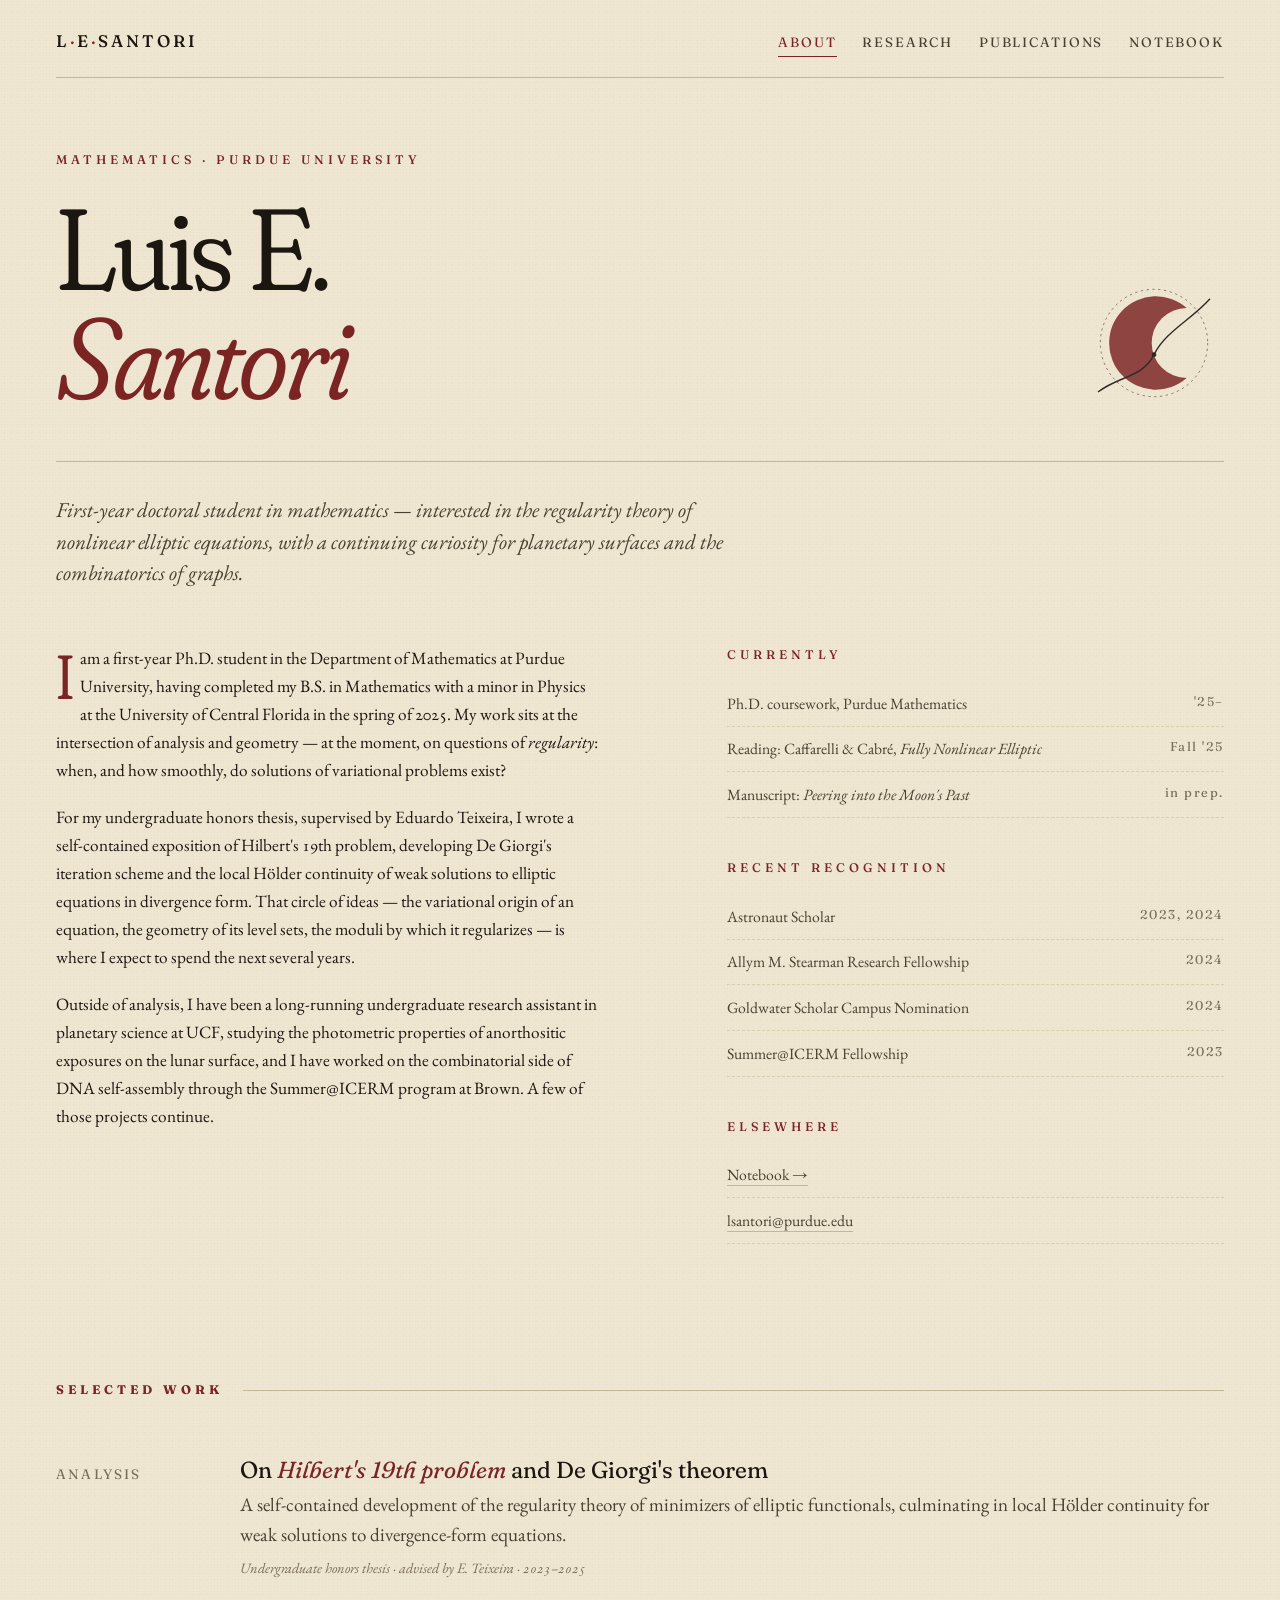
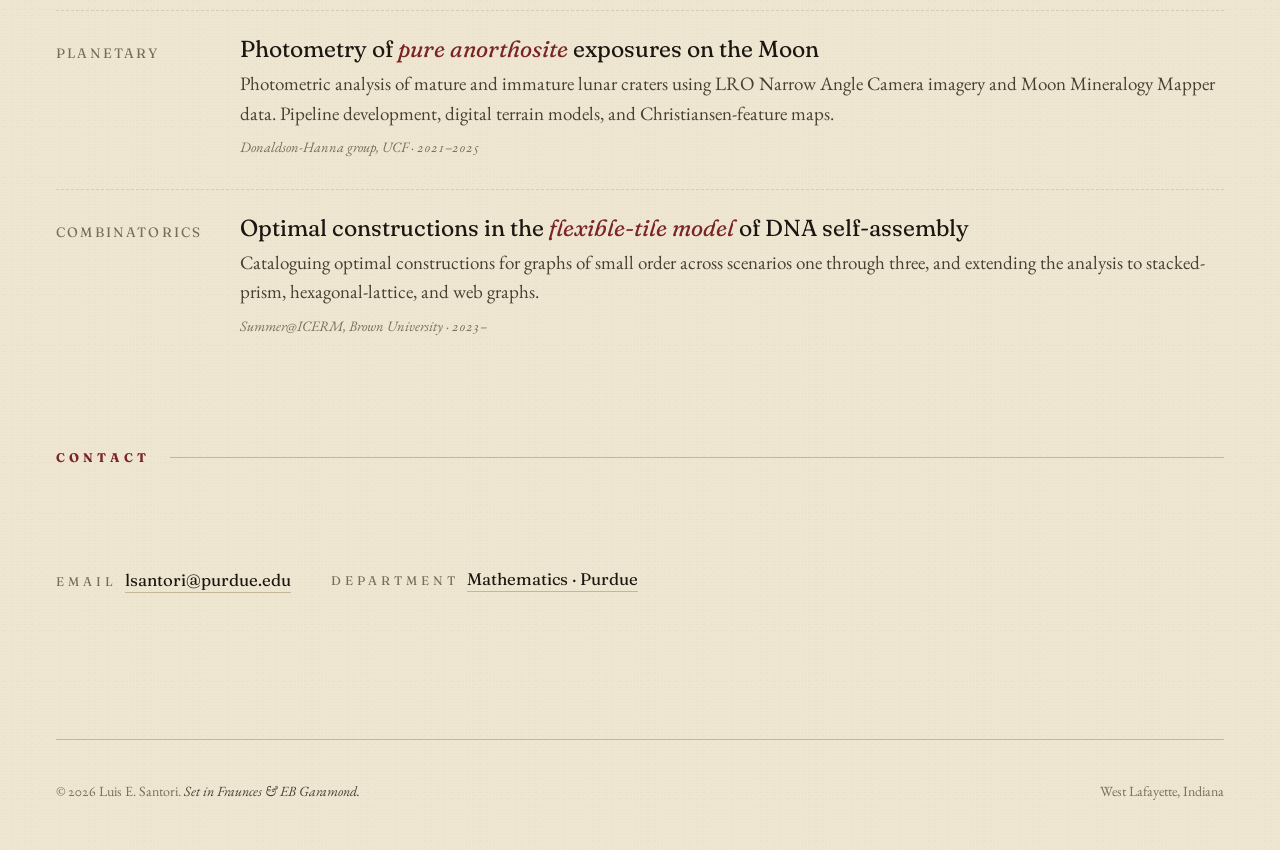
<file: index.html>
<!doctype html>
<html lang="en">
<head>
<meta charset="utf-8" />
<meta name="viewport" content="width=device-width, initial-scale=1" />
<title>Luis E. Santori — Mathematics, Purdue University</title>
<meta name="description" content="Luis E. Santori — first-year doctoral student in mathematics at Purdue University. Regularity theory of PDE, planetary science, and combinatorial graph theory." />
<link rel="preconnect" href="https://fonts.googleapis.com">
<link rel="preconnect" href="https://fonts.gstatic.com" crossorigin>
<link href="https://fonts.googleapis.com/css2?family=Fraunces:ital,opsz,wght,SOFT@0,9..144,300..700,0..100;1,9..144,300..700,0..100&family=EB+Garamond:ital,wght@0,400;0,500;0,600;1,400;1,500&display=swap" rel="stylesheet">
<link rel="stylesheet" href="styles.css" />
</head>
<body>

<div class="frame">

  <header class="topbar">
    <a href="index.html" class="brand">L<span class="dot">·</span>E<span class="dot">·</span>Santori</a>
    <nav class="primary">
      <a href="index.html" aria-current="page">About</a>
      <a href="research.html">Research</a>
      <a href="publications.html">Publications</a>
      <a href="blog.html">Notebook</a>
    </nav>
  </header>

  <section class="masthead rise">
    <div>
      <p class="eyebrow">Mathematics · Purdue University</p>
      <h1>Luis E.<br/><em>Santori</em></h1>
    </div>
    <svg class="glyph" viewBox="0 0 120 120" fill="none" aria-hidden="true">
      <!-- crescent + curve composition: PDE meets planetary science -->
      <circle cx="60" cy="60" r="46" stroke="#1c1611" stroke-width="0.8" stroke-dasharray="2 3" opacity="0.6"/>
      <path d="M 88 30 A 40 40 0 1 0 88 90 A 30 30 0 1 1 88 30 Z" fill="#7a2424" opacity="0.92"/>
      <path d="M 12 102 C 30 88, 50 90, 60 70 S 92 40, 108 22" stroke="#1c1611" stroke-width="1.2" fill="none"/>
      <circle cx="60" cy="70" r="2" fill="#1c1611"/>
    </svg>
  </section>

  <p class="masthead-lede rise d1" style="margin:2rem 0 0; font-size:1.32rem; max-width:42rem; color:var(--ink-2); font-style:italic; line-height:1.5;">
    First-year doctoral student in mathematics — interested in the regularity theory of nonlinear elliptic equations, with a continuing curiosity for planetary surfaces and the combinatorics of graphs.
  </p>

  <section class="home-grid rise d2">

    <div class="about">
      <p>I am a first-year Ph.D. student in the Department of Mathematics at Purdue University, having completed my B.S. in Mathematics with a minor in Physics at the University of Central Florida in the spring of 2025. My work sits at the intersection of analysis and geometry — at the moment, on questions of <em>regularity</em>: when, and how smoothly, do solutions of variational problems exist?</p>

      <p>For my undergraduate honors thesis, supervised by Eduardo Teixeira, I wrote a self-contained exposition of Hilbert's 19th problem, developing De Giorgi's iteration scheme and the local Hölder continuity of weak solutions to elliptic equations in divergence form. That circle of ideas — the variational origin of an equation, the geometry of its level sets, the moduli by which it regularizes — is where I expect to spend the next several years.</p>

      <p>Outside of analysis, I have been a long-running undergraduate research assistant in planetary science at UCF, studying the photometric properties of anorthositic exposures on the lunar surface, and I have worked on the combinatorial side of DNA self-assembly through the Summer@ICERM program at Brown. A few of those projects continue.</p>
    </div>

    <aside class="side">
      <h4>Currently</h4>
      <ul>
        <li><span>Ph.D. coursework, Purdue Mathematics</span><span class="year">'25–</span></li>
        <li><span>Reading: Caffarelli &amp; Cabré, <em>Fully Nonlinear Elliptic</em></span><span class="year">Fall '25</span></li>
        <li><span>Manuscript: <em>Peering into the Moon's Past</em></span><span class="year">in prep.</span></li>
      </ul>

      <h4>Recent Recognition</h4>
      <ul>
        <li><span>Astronaut Scholar</span><span class="year">2023, 2024</span></li>
        <li><span>Allym M. Stearman Research Fellowship</span><span class="year">2024</span></li>
        <li><span>Goldwater Scholar Campus Nomination</span><span class="year">2024</span></li>
        <li><span>Summer@ICERM Fellowship</span><span class="year">2023</span></li>
      </ul>

      <h4>Elsewhere</h4>
      <ul>
        <li><span><a href="blog.html" style="text-decoration:none; color:inherit; border-bottom:1px solid var(--rule);">Notebook →</a></span><span class="year"></span></li>
        <li><span><a href="mailto:lsantori@purdue.edu" style="text-decoration:none; color:inherit; border-bottom:1px solid var(--rule);">lsantori@purdue.edu</a></span><span class="year"></span></li>
      </ul>
    </aside>

  </section>

  <section class="section rise d3">
    <h2 class="section-title">Selected Work</h2>

    <div class="cols">
      <div class="left">Analysis</div>
      <div>
        <h3>On <em>Hilbert's 19th problem</em> and De Giorgi's theorem</h3>
        <p>A self-contained development of the regularity theory of minimizers of elliptic functionals, culminating in local Hölder continuity for weak solutions to divergence-form equations.</p>
        <p class="meta">Undergraduate honors thesis · advised by E. Teixeira · 2023–2025</p>
      </div>
    </div>

    <div class="cols">
      <div class="left">Planetary</div>
      <div>
        <h3>Photometry of <em>pure anorthosite</em> exposures on the Moon</h3>
        <p>Photometric analysis of mature and immature lunar craters using LRO Narrow Angle Camera imagery and Moon Mineralogy Mapper data. Pipeline development, digital terrain models, and Christiansen-feature maps.</p>
        <p class="meta">Donaldson-Hanna group, UCF · 2021–2025</p>
      </div>
    </div>

    <div class="cols">
      <div class="left">Combinatorics</div>
      <div>
        <h3>Optimal constructions in the <em>flexible-tile model</em> of DNA self-assembly</h3>
        <p>Cataloguing optimal constructions for graphs of small order across scenarios one through three, and extending the analysis to stacked-prism, hexagonal-lattice, and web graphs.</p>
        <p class="meta">Summer@ICERM, Brown University · 2023–</p>
      </div>
    </div>

  </section>

  <section class="section rise d4">
    <h2 class="section-title">Contact</h2>
    <div class="contact">
      <div><span class="ctc-label">Email</span><a href="mailto:lsantori@purdue.edu">lsantori@purdue.edu</a></div>
      <div><span class="ctc-label">Department</span><a>Mathematics · Purdue</a></div>
    </div>
  </section>

  <footer class="bottom">
    <div>© 2026 Luis E. Santori. <em>Set in Fraunces &amp; EB Garamond.</em></div>
    <div>West Lafayette, Indiana</div>
  </footer>

</div>

</body>
</html>
</file>
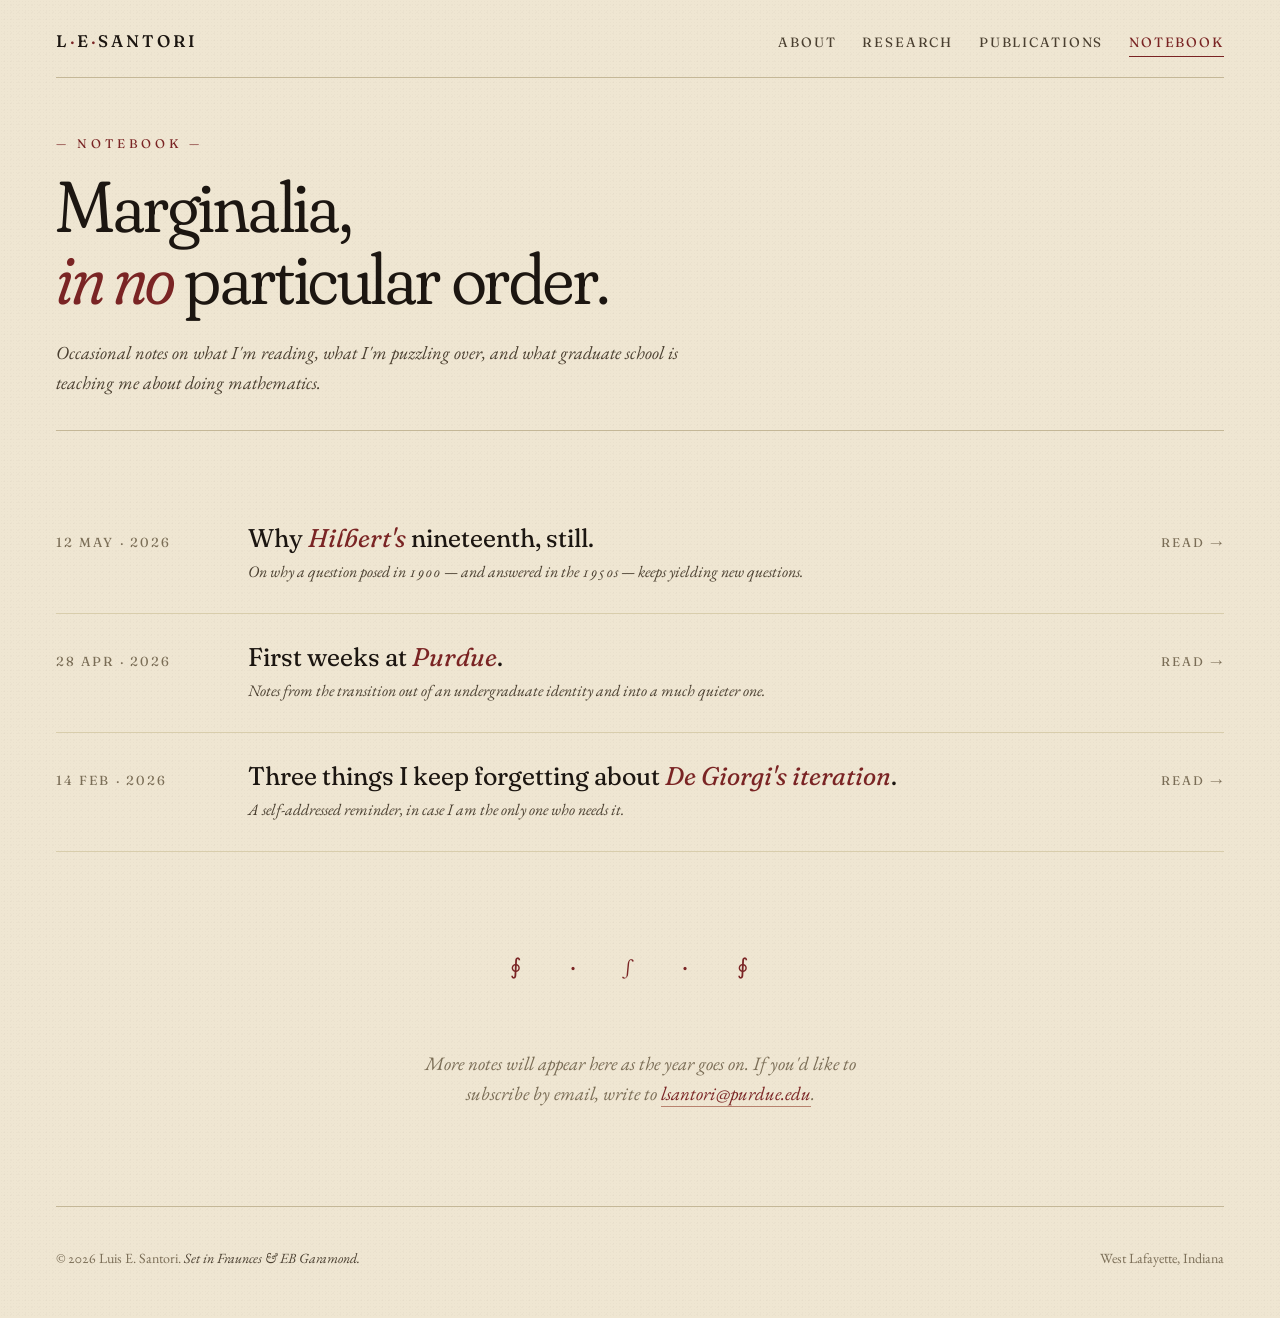
<file: blog.html>
<!doctype html>
<html lang="en">
<head>
<meta charset="utf-8" />
<meta name="viewport" content="width=device-width, initial-scale=1" />
<title>Notebook — Luis E. Santori</title>
<meta name="description" content="Writings, marginalia, and notes from Luis E. Santori — graduate student in mathematics at Purdue University." />
<link rel="preconnect" href="https://fonts.googleapis.com">
<link rel="preconnect" href="https://fonts.gstatic.com" crossorigin>
<link href="https://fonts.googleapis.com/css2?family=Fraunces:ital,opsz,wght,SOFT@0,9..144,300..700,0..100;1,9..144,300..700,0..100&family=EB+Garamond:ital,wght@0,400;0,500;0,600;1,400;1,500&display=swap" rel="stylesheet">
<link rel="stylesheet" href="styles.css" />
</head>
<body>

<div class="frame">

  <header class="topbar">
    <a href="index.html" class="brand">L<span class="dot">·</span>E<span class="dot">·</span>Santori</a>
    <nav class="primary">
      <a href="index.html">About</a>
      <a href="research.html">Research</a>
      <a href="publications.html">Publications</a>
      <a href="blog.html" aria-current="page">Notebook</a>
    </nav>
  </header>

  <section class="page-head rise">
    <p class="kicker">— Notebook —</p>
    <h1>Marginalia,<br/><em>in no</em> particular order.</h1>
    <p class="blurb">Occasional notes on what I'm reading, what I'm puzzling over, and what graduate school is teaching me about doing mathematics.</p>
  </section>

  <section class="post-list rise d1">

    <a href="posts/why-hilbert-19.html" class="post-row">
      <div class="post-date">12 May · 2026</div>
      <div>
        <div class="post-title">Why <em>Hilbert's</em> nineteenth, still.</div>
        <div class="post-desc">On why a question posed in 1900 — and answered in the 1950s — keeps yielding new questions.</div>
      </div>
      <div class="read">Read →</div>
    </a>

    <a href="posts/first-weeks-at-purdue.html" class="post-row">
      <div class="post-date">28 Apr · 2026</div>
      <div>
        <div class="post-title">First weeks at <em>Purdue</em>.</div>
        <div class="post-desc">Notes from the transition out of an undergraduate identity and into a much quieter one.</div>
      </div>
      <div class="read">Read →</div>
    </a>

    <a href="posts/notes-on-de-giorgi.html" class="post-row">
      <div class="post-date">14 Feb · 2026</div>
      <div>
        <div class="post-title">Three things I keep forgetting about <em>De Giorgi's iteration</em>.</div>
        <div class="post-desc">A self-addressed reminder, in case I am the only one who needs it.</div>
      </div>
      <div class="read">Read →</div>
    </a>

  </section>

  <div class="ornament">∮ · ∫ · ∮</div>

  <p style="text-align:center; font-style:italic; color:var(--ink-3); margin: 0 auto 3rem; max-width: 30rem;">
    More notes will appear here as the year goes on. If you'd like to subscribe by email, write to <a href="mailto:lsantori@purdue.edu" style="color:var(--accent); border-bottom:1px solid var(--accent-2); text-decoration:none;">lsantori@purdue.edu</a>.
  </p>

  <footer class="bottom">
    <div>© 2026 Luis E. Santori. <em>Set in Fraunces &amp; EB Garamond.</em></div>
    <div>West Lafayette, Indiana</div>
  </footer>

</div>

</body>
</html>
</file>
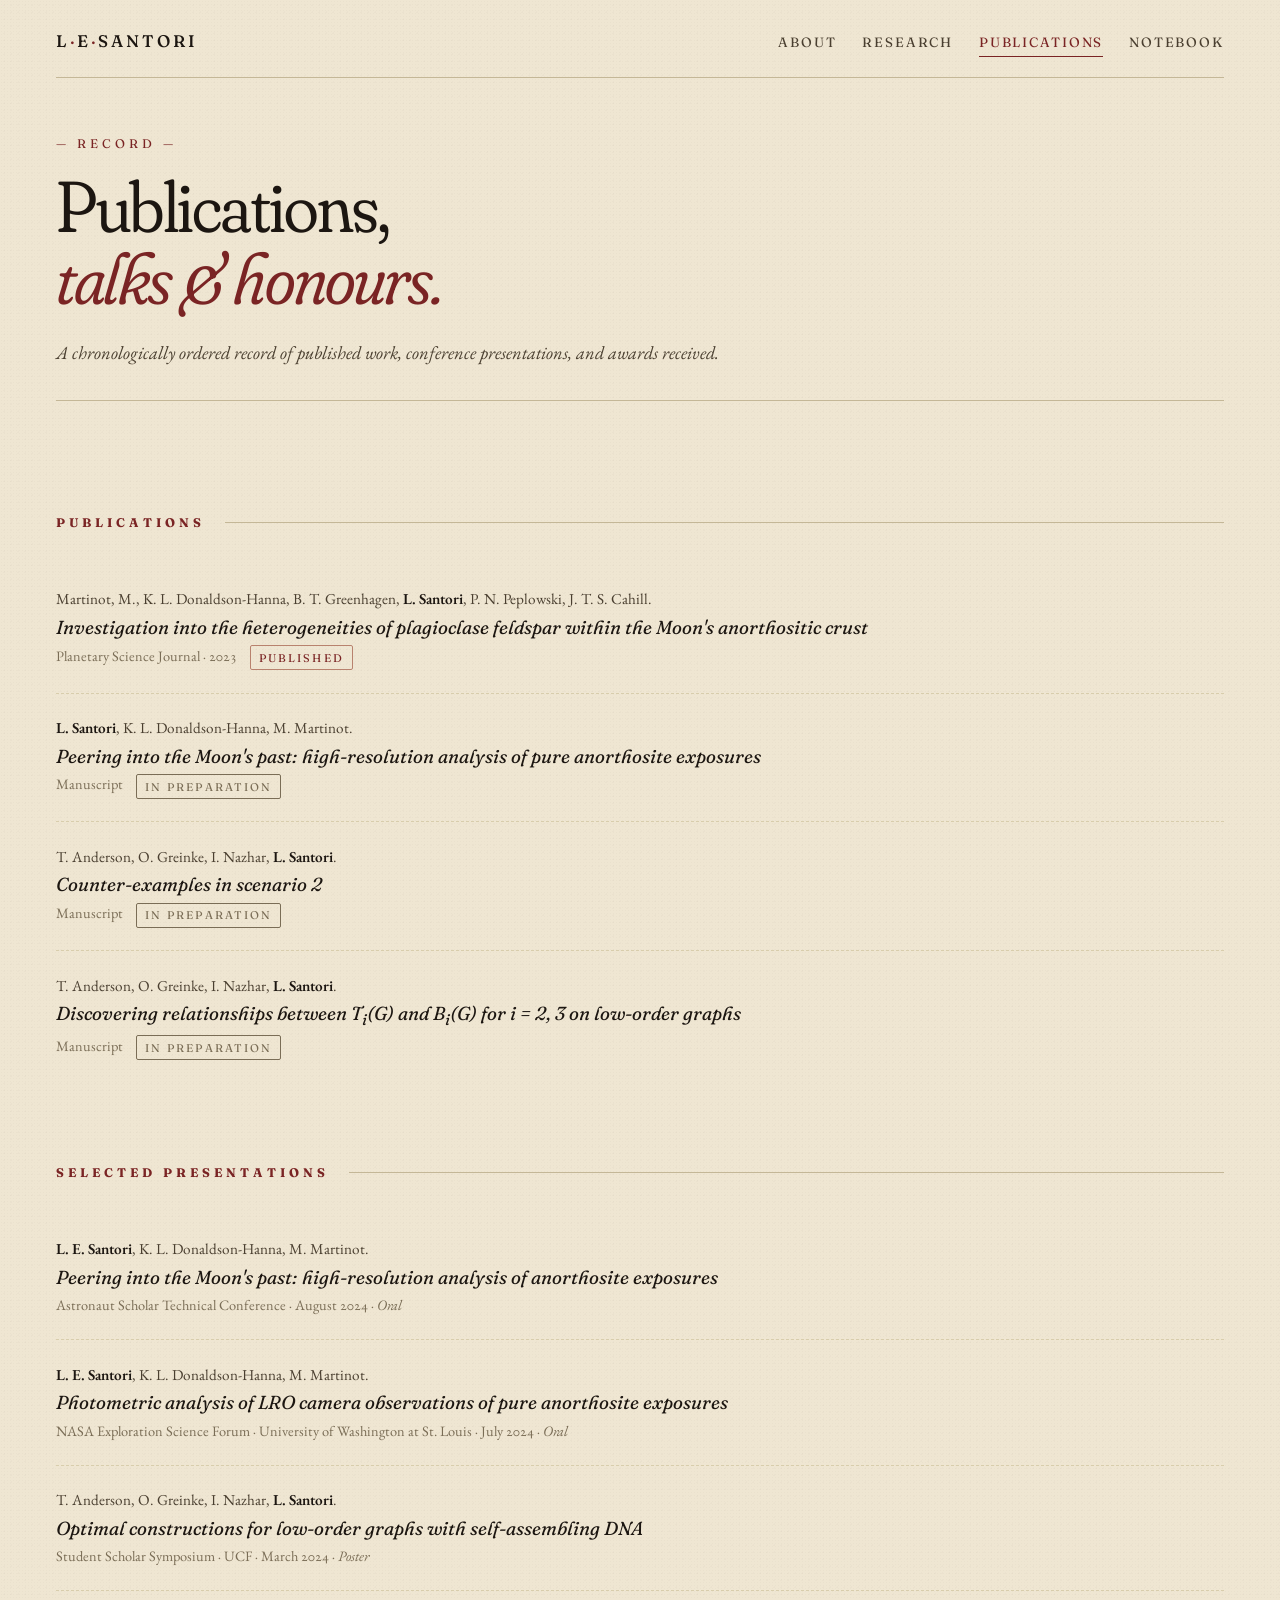
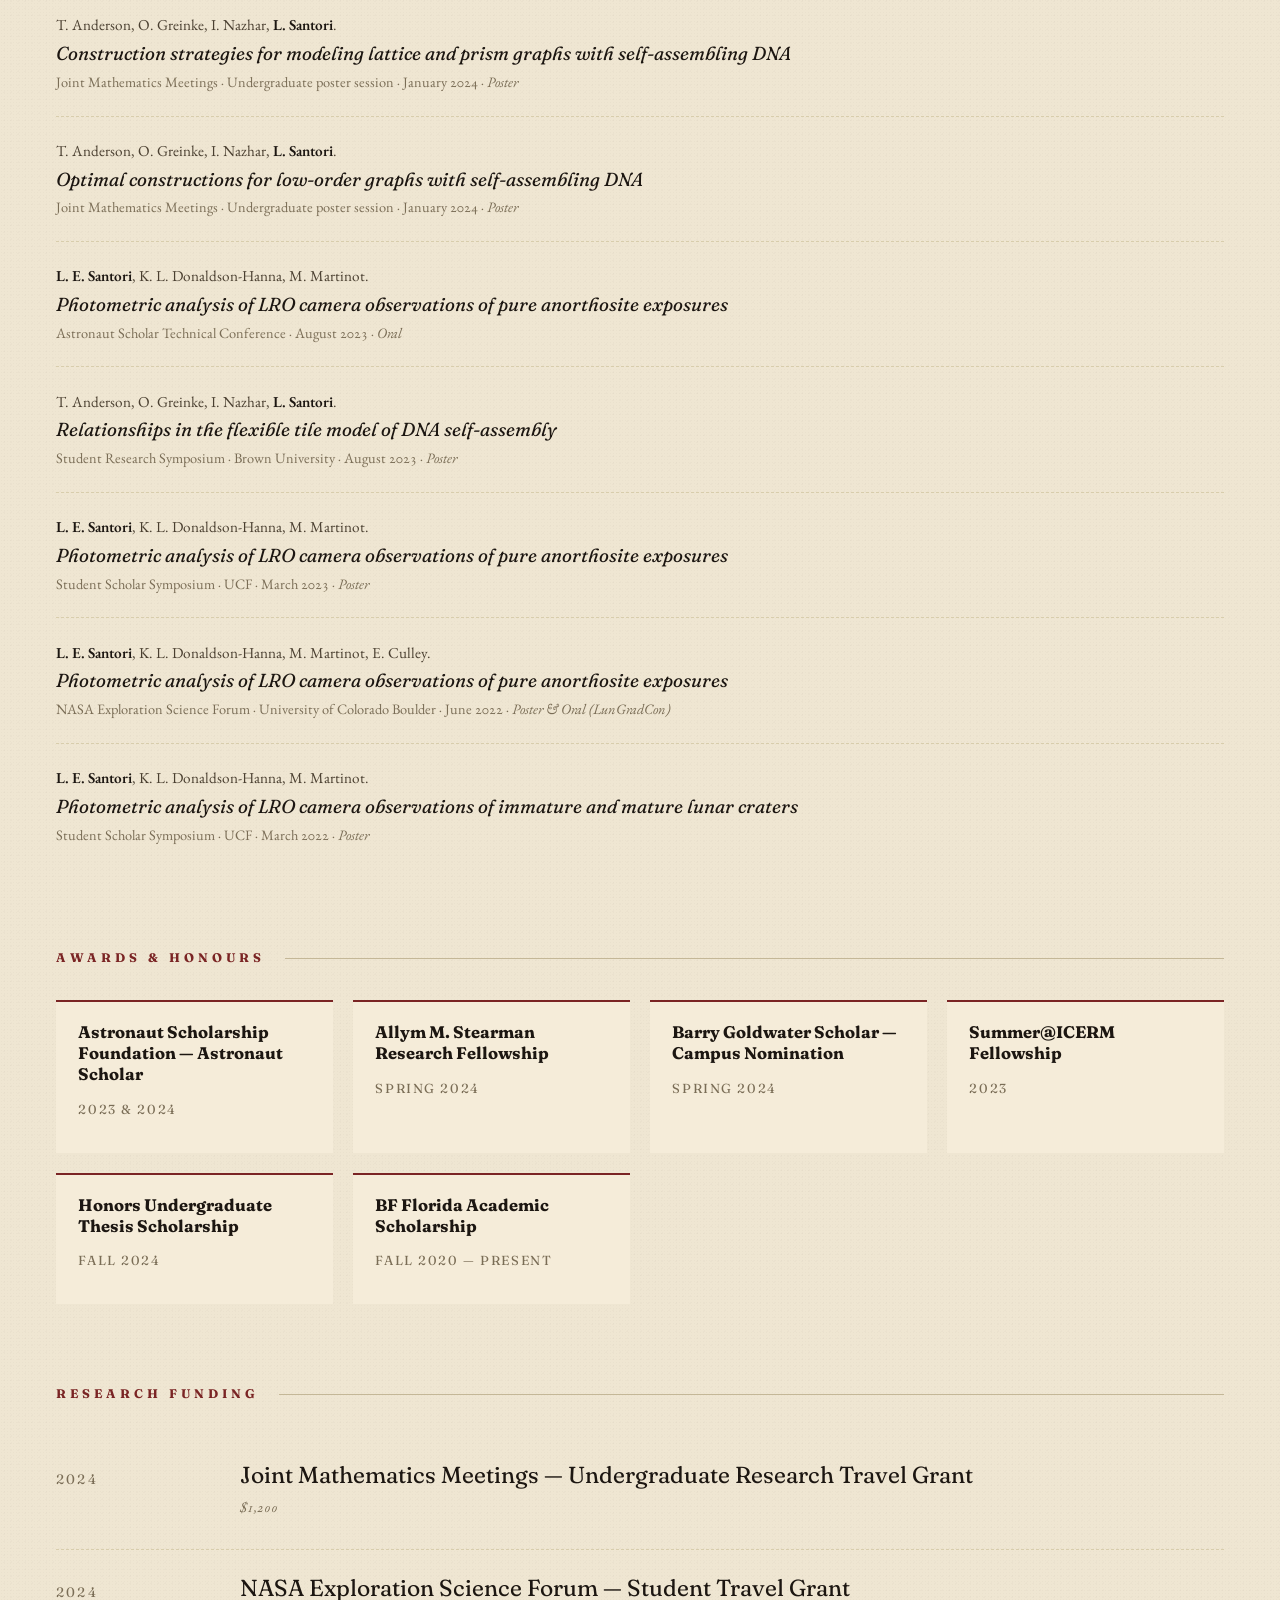
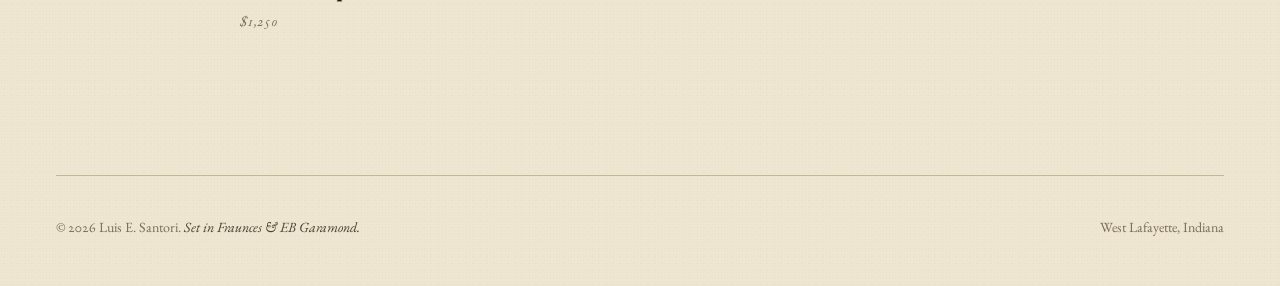
<file: publications.html>
<!doctype html>
<html lang="en">
<head>
<meta charset="utf-8" />
<meta name="viewport" content="width=device-width, initial-scale=1" />
<title>Publications &amp; Talks — Luis E. Santori</title>
<meta name="description" content="Publications, conference presentations, awards, and research funding of Luis E. Santori." />
<link rel="preconnect" href="https://fonts.googleapis.com">
<link rel="preconnect" href="https://fonts.gstatic.com" crossorigin>
<link href="https://fonts.googleapis.com/css2?family=Fraunces:ital,opsz,wght,SOFT@0,9..144,300..700,0..100;1,9..144,300..700,0..100&family=EB+Garamond:ital,wght@0,400;0,500;0,600;1,400;1,500&display=swap" rel="stylesheet">
<link rel="stylesheet" href="styles.css" />
</head>
<body>

<div class="frame">

  <header class="topbar">
    <a href="index.html" class="brand">L<span class="dot">·</span>E<span class="dot">·</span>Santori</a>
    <nav class="primary">
      <a href="index.html">About</a>
      <a href="research.html">Research</a>
      <a href="publications.html" aria-current="page">Publications</a>
      <a href="blog.html">Notebook</a>
    </nav>
  </header>

  <section class="page-head rise">
    <p class="kicker">— Record —</p>
    <h1>Publications,<br/><em>talks &amp; honours.</em></h1>
    <p class="blurb">A chronologically ordered record of published work, conference presentations, and awards received.</p>
  </section>

  <section class="section rise d1">
    <h2 class="section-title">Publications</h2>

    <div class="entry">
      <p class="authors">Martinot, M., K. L. Donaldson-Hanna, B. T. Greenhagen, <b>L. Santori</b>, P. N. Peplowski, J. T. S. Cahill.</p>
      <p class="title">Investigation into the heterogeneities of plagioclase feldspar within the Moon's anorthositic crust</p>
      <p class="venue">Planetary Science Journal · 2023 <span class="tag">Published</span></p>
    </div>

    <div class="entry">
      <p class="authors"><b>L. Santori</b>, K. L. Donaldson-Hanna, M. Martinot.</p>
      <p class="title">Peering into the Moon's past: high-resolution analysis of pure anorthosite exposures</p>
      <p class="venue">Manuscript <span class="tag progress">In Preparation</span></p>
    </div>

    <div class="entry">
      <p class="authors">T. Anderson, O. Greinke, I. Nazhar, <b>L. Santori</b>.</p>
      <p class="title">Counter-examples in scenario 2</p>
      <p class="venue">Manuscript <span class="tag progress">In Preparation</span></p>
    </div>

    <div class="entry">
      <p class="authors">T. Anderson, O. Greinke, I. Nazhar, <b>L. Santori</b>.</p>
      <p class="title">Discovering relationships between T<sub>i</sub>(G) and B<sub>i</sub>(G) for i = 2, 3 on low-order graphs</p>
      <p class="venue">Manuscript <span class="tag progress">In Preparation</span></p>
    </div>
  </section>

  <section class="section rise d2">
    <h2 class="section-title">Selected Presentations</h2>

    <div class="entry">
      <p class="authors"><b>L. E. Santori</b>, K. L. Donaldson-Hanna, M. Martinot.</p>
      <p class="title">Peering into the Moon's past: high-resolution analysis of anorthosite exposures</p>
      <p class="venue">Astronaut Scholar Technical Conference · August 2024 · <em>Oral</em></p>
    </div>

    <div class="entry">
      <p class="authors"><b>L. E. Santori</b>, K. L. Donaldson-Hanna, M. Martinot.</p>
      <p class="title">Photometric analysis of LRO camera observations of pure anorthosite exposures</p>
      <p class="venue">NASA Exploration Science Forum · University of Washington at St. Louis · July 2024 · <em>Oral</em></p>
    </div>

    <div class="entry">
      <p class="authors">T. Anderson, O. Greinke, I. Nazhar, <b>L. Santori</b>.</p>
      <p class="title">Optimal constructions for low-order graphs with self-assembling DNA</p>
      <p class="venue">Student Scholar Symposium · UCF · March 2024 · <em>Poster</em></p>
    </div>

    <div class="entry">
      <p class="authors">T. Anderson, O. Greinke, I. Nazhar, <b>L. Santori</b>.</p>
      <p class="title">Construction strategies for modeling lattice and prism graphs with self-assembling DNA</p>
      <p class="venue">Joint Mathematics Meetings · Undergraduate poster session · January 2024 · <em>Poster</em></p>
    </div>

    <div class="entry">
      <p class="authors">T. Anderson, O. Greinke, I. Nazhar, <b>L. Santori</b>.</p>
      <p class="title">Optimal constructions for low-order graphs with self-assembling DNA</p>
      <p class="venue">Joint Mathematics Meetings · Undergraduate poster session · January 2024 · <em>Poster</em></p>
    </div>

    <div class="entry">
      <p class="authors"><b>L. E. Santori</b>, K. L. Donaldson-Hanna, M. Martinot.</p>
      <p class="title">Photometric analysis of LRO camera observations of pure anorthosite exposures</p>
      <p class="venue">Astronaut Scholar Technical Conference · August 2023 · <em>Oral</em></p>
    </div>

    <div class="entry">
      <p class="authors">T. Anderson, O. Greinke, I. Nazhar, <b>L. Santori</b>.</p>
      <p class="title">Relationships in the flexible tile model of DNA self-assembly</p>
      <p class="venue">Student Research Symposium · Brown University · August 2023 · <em>Poster</em></p>
    </div>

    <div class="entry">
      <p class="authors"><b>L. E. Santori</b>, K. L. Donaldson-Hanna, M. Martinot.</p>
      <p class="title">Photometric analysis of LRO camera observations of pure anorthosite exposures</p>
      <p class="venue">Student Scholar Symposium · UCF · March 2023 · <em>Poster</em></p>
    </div>

    <div class="entry">
      <p class="authors"><b>L. E. Santori</b>, K. L. Donaldson-Hanna, M. Martinot, E. Culley.</p>
      <p class="title">Photometric analysis of LRO camera observations of pure anorthosite exposures</p>
      <p class="venue">NASA Exploration Science Forum · University of Colorado Boulder · June 2022 · <em>Poster &amp; Oral (LunGradCon)</em></p>
    </div>

    <div class="entry">
      <p class="authors"><b>L. E. Santori</b>, K. L. Donaldson-Hanna, M. Martinot.</p>
      <p class="title">Photometric analysis of LRO camera observations of immature and mature lunar craters</p>
      <p class="venue">Student Scholar Symposium · UCF · March 2022 · <em>Poster</em></p>
    </div>
  </section>

  <section class="section rise d3">
    <h2 class="section-title">Awards &amp; Honours</h2>

    <div class="awards">
      <div class="award">
        <h4>Astronaut Scholarship Foundation — Astronaut Scholar</h4>
        <p class="date">2023 &amp; 2024</p>
      </div>
      <div class="award">
        <h4>Allym M. Stearman Research Fellowship</h4>
        <p class="date">Spring 2024</p>
      </div>
      <div class="award">
        <h4>Barry Goldwater Scholar — Campus Nomination</h4>
        <p class="date">Spring 2024</p>
      </div>
      <div class="award">
        <h4>Summer@ICERM Fellowship</h4>
        <p class="date">2023</p>
      </div>
      <div class="award">
        <h4>Honors Undergraduate Thesis Scholarship</h4>
        <p class="date">Fall 2024</p>
      </div>
      <div class="award">
        <h4>BF Florida Academic Scholarship</h4>
        <p class="date">Fall 2020 — Present</p>
      </div>
    </div>
  </section>

  <section class="section rise d4">
    <h2 class="section-title">Research Funding</h2>

    <div class="cols">
      <div class="left">2024</div>
      <div>
        <h3>Joint Mathematics Meetings — Undergraduate Research Travel Grant</h3>
        <p class="meta">$1,200</p>
      </div>
    </div>

    <div class="cols">
      <div class="left">2024</div>
      <div>
        <h3>NASA Exploration Science Forum — Student Travel Grant</h3>
        <p class="meta">$1,250</p>
      </div>
    </div>
  </section>

  <footer class="bottom">
    <div>© 2026 Luis E. Santori. <em>Set in Fraunces &amp; EB Garamond.</em></div>
    <div>West Lafayette, Indiana</div>
  </footer>

</div>

</body>
</html>
</file>
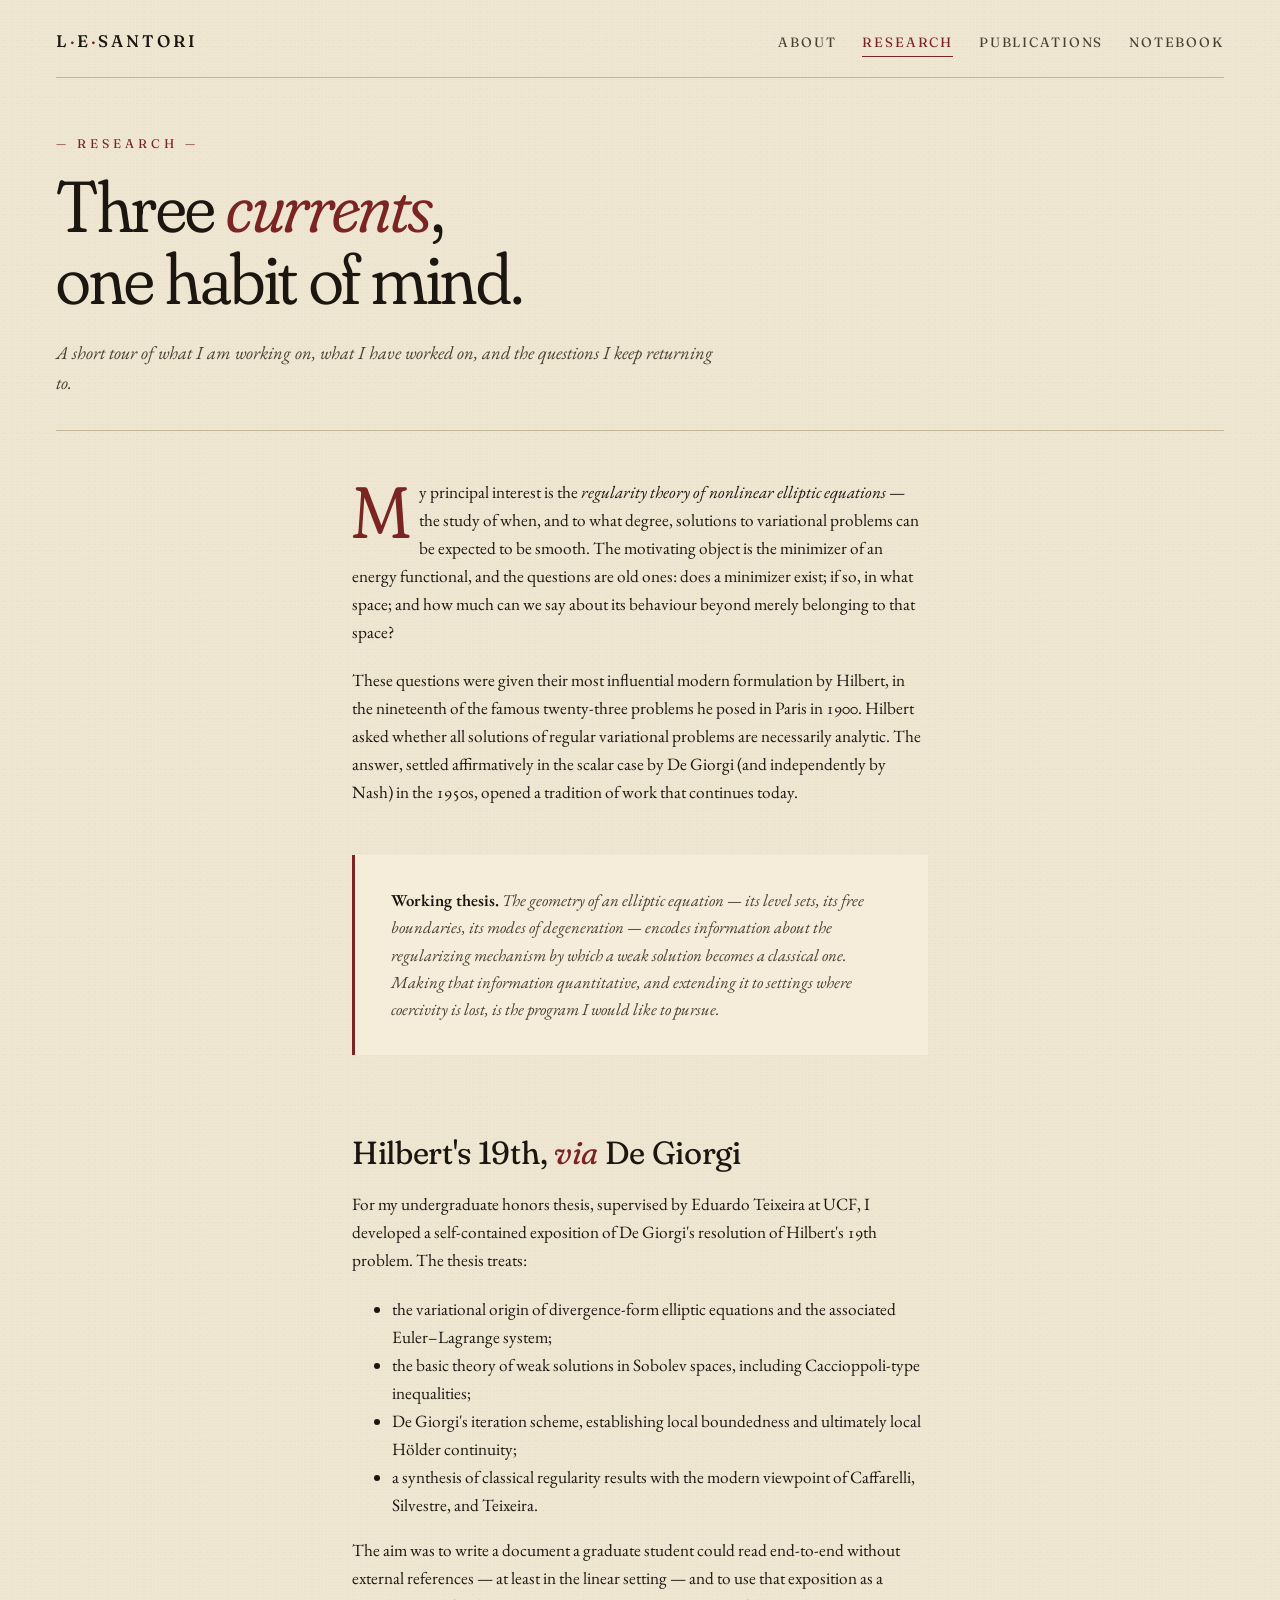
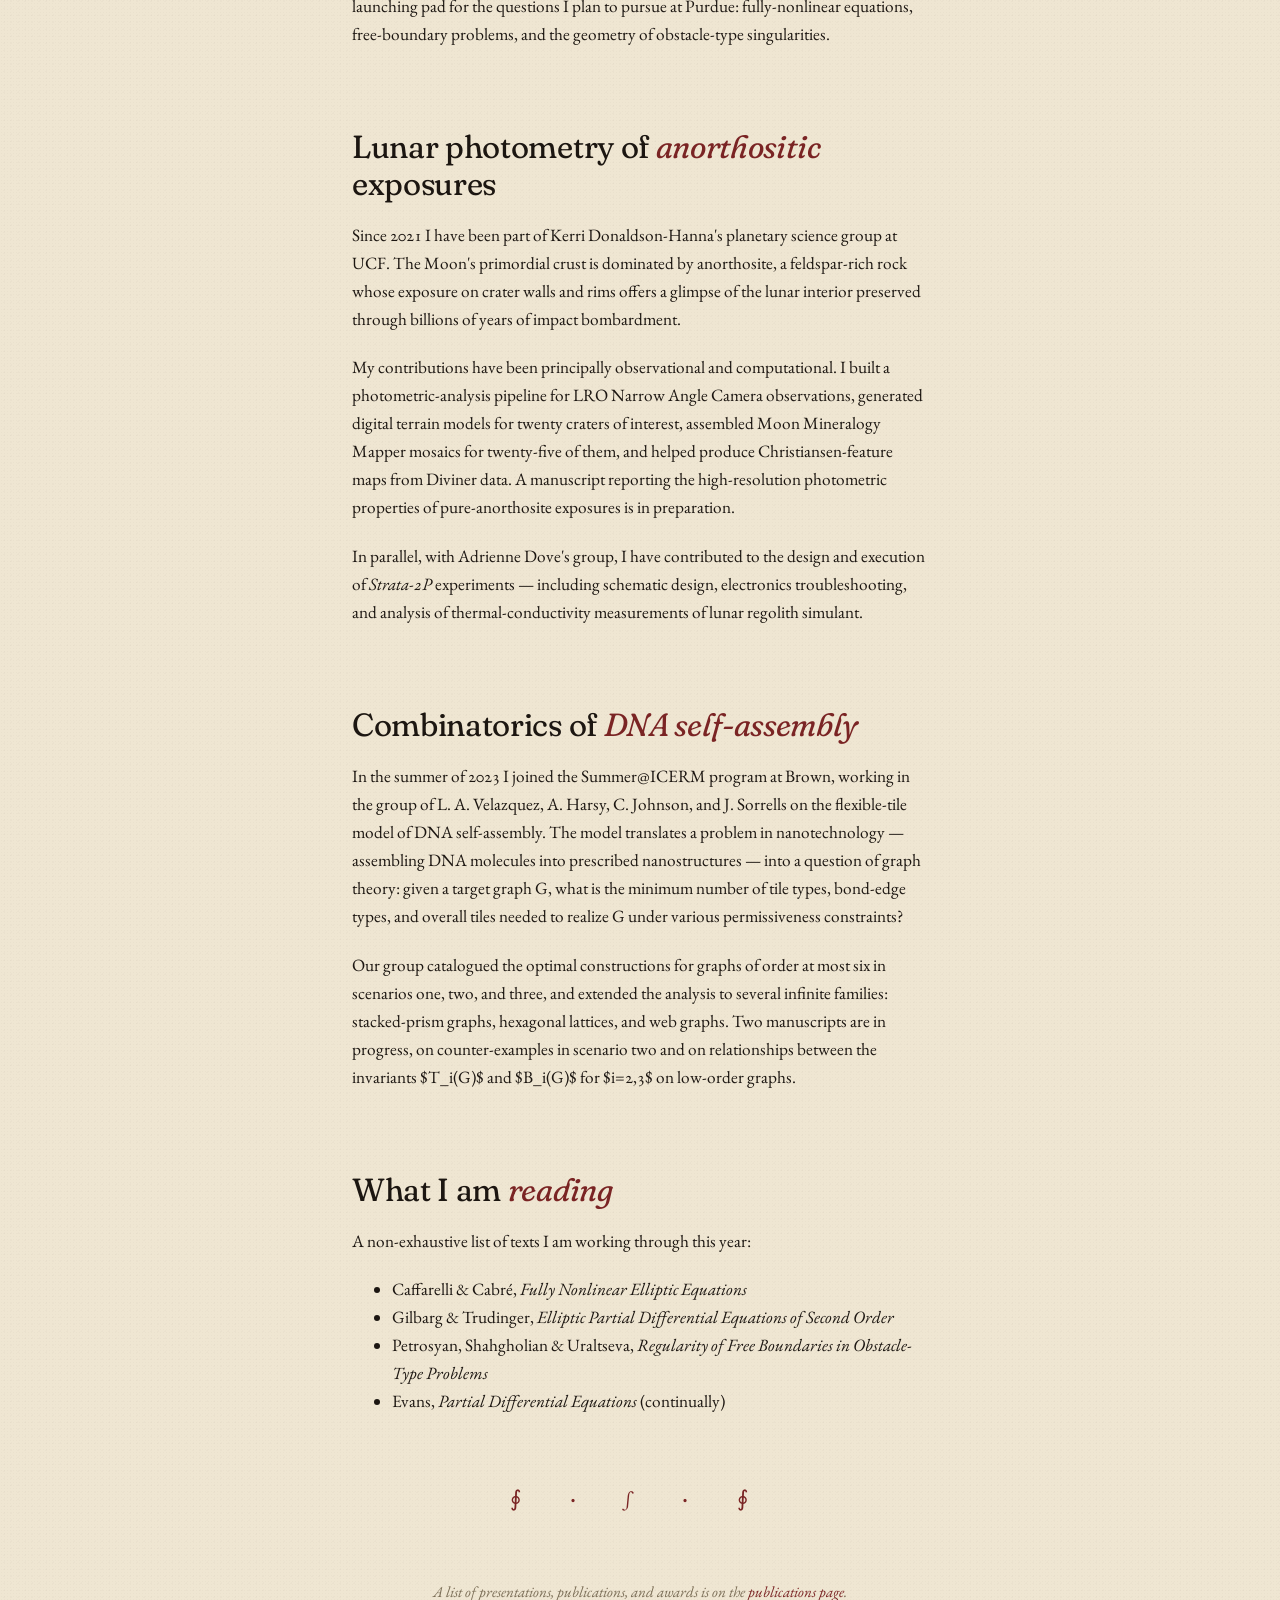
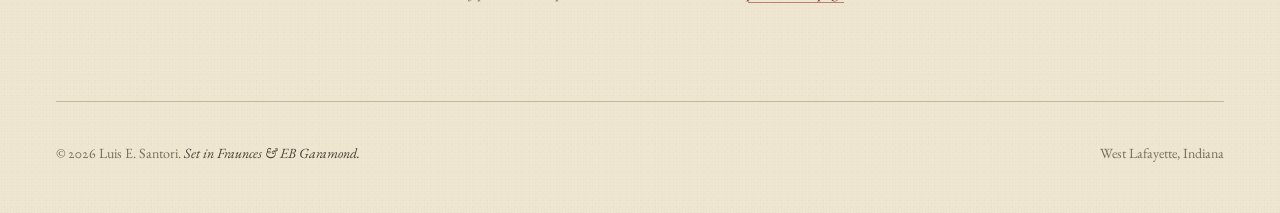
<file: research.html>
<!doctype html>
<html lang="en">
<head>
<meta charset="utf-8" />
<meta name="viewport" content="width=device-width, initial-scale=1" />
<title>Research — Luis E. Santori</title>
<meta name="description" content="Research interests of Luis E. Santori: regularity theory of elliptic PDE, lunar photometry, and the combinatorics of DNA self-assembly." />
<link rel="preconnect" href="https://fonts.googleapis.com">
<link rel="preconnect" href="https://fonts.gstatic.com" crossorigin>
<link href="https://fonts.googleapis.com/css2?family=Fraunces:ital,opsz,wght,SOFT@0,9..144,300..700,0..100;1,9..144,300..700,0..100&family=EB+Garamond:ital,wght@0,400;0,500;0,600;1,400;1,500&display=swap" rel="stylesheet">
<link rel="stylesheet" href="styles.css" />
</head>
<body>

<div class="frame">

  <header class="topbar">
    <a href="index.html" class="brand">L<span class="dot">·</span>E<span class="dot">·</span>Santori</a>
    <nav class="primary">
      <a href="index.html">About</a>
      <a href="research.html" aria-current="page">Research</a>
      <a href="publications.html">Publications</a>
      <a href="blog.html">Notebook</a>
    </nav>
  </header>

  <section class="page-head rise">
    <p class="kicker">— Research —</p>
    <h1>Three <em>currents</em>,<br/>one habit of mind.</h1>
    <p class="blurb">A short tour of what I am working on, what I have worked on, and the questions I keep returning to.</p>
  </section>

  <section class="prose rise d1">

    <p class="lede-para">My principal interest is the <em>regularity theory of nonlinear elliptic equations</em> — the study of when, and to what degree, solutions to variational problems can be expected to be smooth. The motivating object is the minimizer of an energy functional, and the questions are old ones: does a minimizer exist; if so, in what space; and how much can we say about its behaviour beyond merely belonging to that space?</p>

    <p>These questions were given their most influential modern formulation by Hilbert, in the nineteenth of the famous twenty-three problems he posed in Paris in 1900. Hilbert asked whether all solutions of regular variational problems are necessarily analytic. The answer, settled affirmatively in the scalar case by De Giorgi (and independently by Nash) in the 1950s, opened a tradition of work that continues today.</p>

    <div class="callout">
      <strong>Working thesis.</strong> The geometry of an elliptic equation — its level sets, its free boundaries, its modes of degeneration — encodes information about the regularizing mechanism by which a weak solution becomes a classical one. Making that information quantitative, and extending it to settings where coercivity is lost, is the program I would like to pursue.
    </div>

    <h2>Hilbert's 19th, <em>via</em> De Giorgi</h2>

    <p>For my undergraduate honors thesis, supervised by Eduardo Teixeira at UCF, I developed a self-contained exposition of De Giorgi's resolution of Hilbert's 19th problem. The thesis treats:</p>

    <ul>
      <li>the variational origin of divergence-form elliptic equations and the associated Euler–Lagrange system;</li>
      <li>the basic theory of weak solutions in Sobolev spaces, including Caccioppoli-type inequalities;</li>
      <li>De Giorgi's iteration scheme, establishing local boundedness and ultimately local Hölder continuity;</li>
      <li>a synthesis of classical regularity results with the modern viewpoint of Caffarelli, Silvestre, and Teixeira.</li>
    </ul>

    <p>The aim was to write a document a graduate student could read end-to-end without external references — at least in the linear setting — and to use that exposition as a launching pad for the questions I plan to pursue at Purdue: fully-nonlinear equations, free-boundary problems, and the geometry of obstacle-type singularities.</p>

    <h2>Lunar photometry of <em>anorthositic</em> exposures</h2>

    <p>Since 2021 I have been part of Kerri Donaldson-Hanna's planetary science group at UCF. The Moon's primordial crust is dominated by anorthosite, a feldspar-rich rock whose exposure on crater walls and rims offers a glimpse of the lunar interior preserved through billions of years of impact bombardment.</p>

    <p>My contributions have been principally observational and computational. I built a photometric-analysis pipeline for LRO Narrow Angle Camera observations, generated digital terrain models for twenty craters of interest, assembled Moon Mineralogy Mapper mosaics for twenty-five of them, and helped produce Christiansen-feature maps from Diviner data. A manuscript reporting the high-resolution photometric properties of pure-anorthosite exposures is in preparation.</p>

    <p>In parallel, with Adrienne Dove's group, I have contributed to the design and execution of <em>Strata-2P</em> experiments — including schematic design, electronics troubleshooting, and analysis of thermal-conductivity measurements of lunar regolith simulant.</p>

    <h2>Combinatorics of <em>DNA self-assembly</em></h2>

    <p>In the summer of 2023 I joined the Summer@ICERM program at Brown, working in the group of L. A. Velazquez, A. Harsy, C. Johnson, and J. Sorrells on the flexible-tile model of DNA self-assembly. The model translates a problem in nanotechnology — assembling DNA molecules into prescribed nanostructures — into a question of graph theory: given a target graph G, what is the minimum number of tile types, bond-edge types, and overall tiles needed to realize G under various permissiveness constraints?</p>

    <p>Our group catalogued the optimal constructions for graphs of order at most six in scenarios one, two, and three, and extended the analysis to several infinite families: stacked-prism graphs, hexagonal lattices, and web graphs. Two manuscripts are in progress, on counter-examples in scenario two and on relationships between the invariants $T_i(G)$ and $B_i(G)$ for $i=2,3$ on low-order graphs.</p>

    <h2>What I am <em>reading</em></h2>

    <p>A non-exhaustive list of texts I am working through this year:</p>
    <ul>
      <li>Caffarelli &amp; Cabré, <em>Fully Nonlinear Elliptic Equations</em></li>
      <li>Gilbarg &amp; Trudinger, <em>Elliptic Partial Differential Equations of Second Order</em></li>
      <li>Petrosyan, Shahgholian &amp; Uraltseva, <em>Regularity of Free Boundaries in Obstacle-Type Problems</em></li>
      <li>Evans, <em>Partial Differential Equations</em> (continually)</li>
    </ul>

    <div class="ornament">∮ · ∫ · ∮</div>

    <p style="text-align:center; font-style: italic; color: var(--ink-3); font-size: 0.95rem;">A list of presentations, publications, and awards is on the <a href="publications.html" style="color: var(--accent); border-bottom: 1px solid var(--accent-2); text-decoration: none;">publications page</a>.</p>

  </section>

  <footer class="bottom">
    <div>© 2026 Luis E. Santori. <em>Set in Fraunces &amp; EB Garamond.</em></div>
    <div>West Lafayette, Indiana</div>
  </footer>

</div>

</body>
</html>
</file>
<file: styles.css>
/* ---------- Reset ---------- */
*, *::before, *::after { box-sizing: border-box; }
html { -webkit-text-size-adjust: 100%; scroll-behavior: smooth; }
body { margin: 0; }
img { max-width: 100%; display: block; }
a { color: inherit; }

/* ---------- Tokens ---------- */
:root {
  /* paper palette */
  --bg:        #efe6d2;
  --bg-warm:   #e8dfc8;
  --bg-card:   #f5ecd9;
  --ink:       #1c1611;
  --ink-2:     #4a3f30;
  --ink-3:     #7a6d56;
  --accent:    #7a2424;
  --accent-2:  #b8826e;
  --rule:      #c4b797;
  --rule-soft: #d8cdac;

  /* type */
  --display: 'Fraunces', 'EB Garamond', Georgia, serif;
  --body:    'EB Garamond', Georgia, 'Times New Roman', serif;
  --mono:    'JetBrains Mono', ui-monospace, SFMono-Regular, monospace;

  /* layout */
  --measure: 36rem;      /* ideal reading width */
  --gutter:  clamp(1.25rem, 4vw, 2.5rem);
  --max:     78rem;
}

/* ---------- Base ---------- */
body {
  font-family: var(--body);
  background: var(--bg);
  color: var(--ink);
  font-size: 19px;
  line-height: 1.62;
  font-feature-settings: "kern", "liga", "onum";
  text-rendering: optimizeLegibility;
  -webkit-font-smoothing: antialiased;

  /* subtle paper grain */
  background-image:
    radial-gradient(rgba(50,30,10,0.025) 1px, transparent 1px),
    radial-gradient(rgba(50,30,10,0.02)  1px, transparent 1px);
  background-size: 3px 3px, 7px 7px;
  background-position: 0 0, 1px 2px;
}

::selection { background: var(--accent); color: var(--bg); }

/* ---------- Page frame ---------- */
.frame {
  max-width: var(--max);
  margin: 0 auto;
  padding: 0 var(--gutter);
}

/* ---------- Top bar ---------- */
.topbar {
  display: flex;
  align-items: baseline;
  justify-content: space-between;
  gap: 2rem;
  padding: 1.75rem 0 1.25rem;
  border-bottom: 1px solid var(--rule);
  flex-wrap: wrap;
}
.brand {
  font-family: var(--display);
  font-weight: 500;
  font-size: 1.05rem;
  letter-spacing: 0.18em;
  text-transform: uppercase;
  text-decoration: none;
  color: var(--ink);
  font-variation-settings: "SOFT" 50, "opsz" 14;
}
.brand .dot { color: var(--accent); }
nav.primary {
  display: flex;
  gap: 1.6rem;
  flex-wrap: wrap;
}
nav.primary a {
  text-decoration: none;
  color: var(--ink-2);
  font-size: 0.84rem;
  letter-spacing: 0.14em;
  text-transform: uppercase;
  font-family: var(--display);
  font-weight: 400;
  padding-bottom: 2px;
  border-bottom: 1px solid transparent;
  transition: color .25s ease, border-color .25s ease;
}
nav.primary a:hover,
nav.primary a[aria-current="page"] {
  color: var(--accent);
  border-bottom-color: var(--accent);
}

/* ---------- Footer ---------- */
footer.bottom {
  margin-top: 6rem;
  padding: 2.5rem 0 3rem;
  border-top: 1px solid var(--rule);
  color: var(--ink-3);
  font-size: 0.88rem;
  display: flex;
  justify-content: space-between;
  flex-wrap: wrap;
  gap: 1rem;
}
footer.bottom em {
  font-style: italic;
  color: var(--ink-2);
}

/* ---------- Masthead (homepage) ---------- */
.masthead {
  display: grid;
  grid-template-columns: 1fr auto;
  align-items: end;
  gap: 2rem;
  padding: 4.5rem 0 3rem;
  border-bottom: 1px solid var(--rule);
  position: relative;
}
.masthead .eyebrow {
  font-family: var(--display);
  font-size: 0.78rem;
  letter-spacing: 0.32em;
  text-transform: uppercase;
  color: var(--accent);
  margin: 0 0 1.5rem 0;
  font-weight: 500;
}
.masthead h1 {
  font-family: var(--display);
  font-weight: 300;
  font-style: normal;
  font-size: clamp(3rem, 9vw, 7.5rem);
  line-height: 0.95;
  letter-spacing: -0.025em;
  margin: 0;
  font-variation-settings: "SOFT" 100, "opsz" 144, "wght" 350;
}
.masthead h1 em {
  font-style: italic;
  color: var(--accent);
  font-variation-settings: "SOFT" 100, "opsz" 144, "wght" 350;
}
.masthead .glyph {
  width: clamp(80px, 12vw, 140px);
  opacity: 0.9;
}
.masthead .lede {
  margin-top: 2.25rem;
  font-size: 1.32rem;
  max-width: 38rem;
  color: var(--ink-2);
  font-style: italic;
  line-height: 1.5;
}

/* page header (non-home) */
.page-head {
  padding: 3.5rem 0 2rem;
  border-bottom: 1px solid var(--rule);
  margin-bottom: 3rem;
}
.page-head .kicker {
  font-family: var(--display);
  font-size: 0.78rem;
  letter-spacing: 0.32em;
  text-transform: uppercase;
  color: var(--accent);
  margin: 0 0 1rem;
}
.page-head h1 {
  font-family: var(--display);
  font-weight: 350;
  font-size: clamp(2.5rem, 6vw, 4.5rem);
  letter-spacing: -0.02em;
  line-height: 1;
  margin: 0;
  font-variation-settings: "SOFT" 100, "opsz" 144;
}
.page-head h1 em {
  font-style: italic;
  color: var(--accent);
}
.page-head .blurb {
  margin: 1.5rem 0 0;
  font-size: 1.15rem;
  color: var(--ink-2);
  max-width: 42rem;
  font-style: italic;
}

/* ---------- Section dividers ---------- */
.section {
  padding: 4rem 0 1rem;
}
.section-title {
  font-family: var(--display);
  font-size: 0.78rem;
  letter-spacing: 0.32em;
  text-transform: uppercase;
  color: var(--accent);
  margin: 0 0 2rem;
  display: flex;
  align-items: center;
  gap: 1.25rem;
}
.section-title::after {
  content: "";
  flex: 1;
  height: 1px;
  background: var(--rule);
}

/* ---------- Two-column ---------- */
.cols {
  display: grid;
  grid-template-columns: 9rem 1fr;
  gap: 2.5rem;
  padding: 1.5rem 0;
  border-bottom: 1px dashed var(--rule-soft);
}
.cols:last-of-type { border-bottom: none; }
.cols .left {
  font-family: var(--display);
  font-size: 0.85rem;
  letter-spacing: 0.16em;
  text-transform: uppercase;
  color: var(--ink-3);
  padding-top: 0.45rem;
}
.cols h3 {
  font-family: var(--display);
  font-weight: 400;
  font-size: 1.45rem;
  margin: 0 0 0.4rem;
  font-variation-settings: "SOFT" 60, "opsz" 36;
  line-height: 1.2;
}
.cols h3 em { font-style: italic; color: var(--accent); }
.cols p {
  margin: 0.4rem 0;
  color: var(--ink-2);
  line-height: 1.55;
}
.cols .meta {
  font-size: 0.9rem;
  color: var(--ink-3);
  font-style: italic;
  margin-top: 0.5rem;
}

/* ---------- Prose ---------- */
.prose {
  max-width: var(--measure);
  margin: 0 auto;
  font-size: 1.08rem;
  color: var(--ink);
}
.prose p { margin: 0 0 1.2em; }
.prose h2 {
  font-family: var(--display);
  font-weight: 400;
  font-size: 2rem;
  letter-spacing: -0.01em;
  margin: 2.5em 0 0.6em;
  font-variation-settings: "SOFT" 70, "opsz" 48;
  line-height: 1.15;
}
.prose h2 em { font-style: italic; color: var(--accent); }
.prose h3 {
  font-family: var(--display);
  font-weight: 500;
  font-size: 1.25rem;
  margin: 2em 0 0.4em;
}
.prose a {
  color: var(--accent);
  text-decoration: none;
  border-bottom: 1px solid var(--accent-2);
  transition: background .2s ease;
}
.prose a:hover { background: rgba(122,36,36,0.08); }
.prose blockquote {
  margin: 1.8em 0;
  padding: 0.4em 0 0.4em 1.5em;
  border-left: 2px solid var(--accent);
  font-style: italic;
  color: var(--ink-2);
  font-size: 1.1em;
}
.prose code {
  font-family: var(--mono);
  font-size: 0.88em;
  background: var(--bg-warm);
  padding: 0.1em 0.35em;
  border-radius: 2px;
}

/* Drop cap for first letter of a .prose .lede-para */
.prose .lede-para::first-letter {
  font-family: var(--display);
  font-size: 4.2em;
  line-height: 0.85;
  float: left;
  padding: 0.05em 0.12em 0 0;
  color: var(--accent);
  font-variation-settings: "SOFT" 100, "opsz" 144, "wght" 350;
}

/* ---------- About home blocks ---------- */
.home-grid {
  display: grid;
  grid-template-columns: 1.1fr 0.9fr;
  gap: 4rem;
  padding: 3.5rem 0 2rem;
}
.home-grid .about p {
  font-size: 1.08rem;
  color: var(--ink);
  margin: 0 0 1.1em;
  max-width: 34rem;
}
.home-grid .about p:first-of-type::first-letter {
  font-family: var(--display);
  font-size: 3.6em;
  line-height: 0.9;
  float: left;
  padding: 0.06em 0.1em 0 0;
  color: var(--accent);
  font-variation-settings: "SOFT" 100, "opsz" 144, "wght" 350;
}
.home-grid .side h4 {
  font-family: var(--display);
  font-size: 0.78rem;
  letter-spacing: 0.32em;
  text-transform: uppercase;
  color: var(--accent);
  margin: 0 0 1rem;
  font-weight: 500;
}
.home-grid .side ul {
  list-style: none;
  padding: 0;
  margin: 0 0 2.5rem;
}
.home-grid .side li {
  padding: 0.6rem 0;
  border-bottom: 1px dashed var(--rule-soft);
  font-size: 0.98rem;
  color: var(--ink-2);
  display: flex;
  justify-content: space-between;
  gap: 1rem;
}
.home-grid .side li span.year {
  font-family: var(--display);
  font-size: 0.8rem;
  letter-spacing: 0.12em;
  color: var(--ink-3);
  white-space: nowrap;
}

/* ---------- Pull-out card ---------- */
.callout {
  margin: 3rem 0;
  padding: 2rem 2.25rem;
  background: var(--bg-card);
  border-left: 3px solid var(--accent);
  font-style: italic;
  color: var(--ink-2);
  font-size: 1.05rem;
}
.callout strong { font-style: normal; color: var(--ink); font-weight: 600; }

/* ---------- Publication / presentation entry ---------- */
.entry {
  padding: 1.4rem 0;
  border-bottom: 1px dashed var(--rule-soft);
}
.entry:last-child { border-bottom: none; }
.entry .authors {
  font-size: 0.95rem;
  color: var(--ink-2);
  margin: 0 0 0.25rem;
}
.entry .authors b { color: var(--ink); font-weight: 600; }
.entry .title {
  font-family: var(--display);
  font-size: 1.18rem;
  font-style: italic;
  margin: 0.15rem 0;
  font-variation-settings: "SOFT" 50, "opsz" 28;
  line-height: 1.3;
}
.entry .venue {
  font-size: 0.9rem;
  color: var(--ink-3);
  margin: 0.2rem 0 0;
}
.entry .tag {
  display: inline-block;
  font-family: var(--display);
  font-size: 0.7rem;
  letter-spacing: 0.18em;
  text-transform: uppercase;
  color: var(--accent);
  padding: 0.15rem 0.55rem;
  border: 1px solid var(--accent-2);
  margin-left: 0.6rem;
  vertical-align: middle;
  border-radius: 2px;
}
.entry .tag.progress {
  color: var(--ink-3);
  border-color: var(--ink-3);
}

/* ---------- Awards grid ---------- */
.awards {
  display: grid;
  grid-template-columns: repeat(auto-fill, minmax(16rem, 1fr));
  gap: 1.25rem;
}
.awards .award {
  padding: 1.25rem 1.4rem;
  background: var(--bg-card);
  border-top: 2px solid var(--accent);
}
.awards .award h4 {
  font-family: var(--display);
  font-size: 1.05rem;
  margin: 0 0 0.3rem;
  line-height: 1.25;
  font-variation-settings: "SOFT" 50, "opsz" 28;
}
.awards .award .date {
  font-size: 0.82rem;
  letter-spacing: 0.12em;
  color: var(--ink-3);
  text-transform: uppercase;
  font-family: var(--display);
}

/* ---------- Blog index ---------- */
.post-list { padding: 1rem 0 2rem; }
.post-row {
  display: grid;
  grid-template-columns: 10rem 1fr auto;
  gap: 2rem;
  align-items: baseline;
  padding: 1.75rem 0;
  border-bottom: 1px solid var(--rule-soft);
  text-decoration: none;
  color: inherit;
  transition: padding .25s ease;
}
.post-row:hover {
  padding-left: 0.5rem;
}
.post-row:hover .post-title { color: var(--accent); }
.post-row .post-date {
  font-family: var(--display);
  font-size: 0.82rem;
  letter-spacing: 0.16em;
  text-transform: uppercase;
  color: var(--ink-3);
}
.post-row .post-title {
  font-family: var(--display);
  font-size: 1.6rem;
  line-height: 1.2;
  font-weight: 400;
  font-variation-settings: "SOFT" 60, "opsz" 48;
  transition: color .2s ease;
}
.post-row .post-title em { font-style: italic; color: var(--accent); }
.post-row .post-desc {
  font-size: 1rem;
  color: var(--ink-2);
  margin-top: 0.35rem;
  font-style: italic;
}
.post-row .read {
  font-family: var(--display);
  font-size: 0.78rem;
  letter-spacing: 0.16em;
  color: var(--ink-3);
  text-transform: uppercase;
  white-space: nowrap;
}

/* ---------- Single post header ---------- */
.post-head {
  padding: 4rem 0 2.5rem;
  border-bottom: 1px solid var(--rule);
  margin-bottom: 3rem;
  text-align: center;
}
.post-head .post-date {
  font-family: var(--display);
  font-size: 0.78rem;
  letter-spacing: 0.32em;
  text-transform: uppercase;
  color: var(--accent);
  margin-bottom: 1.25rem;
}
.post-head h1 {
  font-family: var(--display);
  font-weight: 350;
  font-size: clamp(2.25rem, 5.5vw, 4rem);
  line-height: 1.05;
  letter-spacing: -0.018em;
  margin: 0 auto;
  max-width: 24ch;
  font-variation-settings: "SOFT" 100, "opsz" 144;
}
.post-head h1 em { font-style: italic; color: var(--accent); }

/* ornamental divider */
.ornament {
  text-align: center;
  margin: 4rem 0;
  color: var(--accent);
  font-family: var(--display);
  font-size: 1.4rem;
  letter-spacing: 1em;
}

/* contact strip */
.contact {
  padding: 4rem 0 2rem;
  display: flex;
  gap: 2.5rem;
  flex-wrap: wrap;
  align-items: baseline;
}
.contact a {
  font-family: var(--display);
  font-size: 1.05rem;
  color: var(--ink);
  text-decoration: none;
  border-bottom: 1px solid var(--rule);
  padding-bottom: 2px;
  transition: color .2s, border-color .2s;
}
.contact a:hover { color: var(--accent); border-bottom-color: var(--accent); }
.contact .ctc-label {
  font-family: var(--display);
  font-size: 0.78rem;
  letter-spacing: 0.32em;
  text-transform: uppercase;
  color: var(--ink-3);
  margin-right: 0.5rem;
}

/* ---------- Mobile ---------- */
@media (max-width: 760px) {
  .home-grid { grid-template-columns: 1fr; gap: 2.5rem; }
  .cols { grid-template-columns: 1fr; gap: 0.4rem; }
  .cols .left { padding-top: 0; }
  .post-row { grid-template-columns: 1fr; gap: 0.35rem; }
  .post-row .read { display: none; }
  .masthead { grid-template-columns: 1fr; }
  .masthead .glyph { display: none; }
  .topbar { padding-top: 1.25rem; }
  nav.primary { gap: 1rem; }
  nav.primary a { font-size: 0.78rem; }
}

/* ---------- Reduced motion ---------- */
@media (prefers-reduced-motion: reduce) {
  * { transition: none !important; animation: none !important; }
}

/* ---------- Reveal animation on load ---------- */
@keyframes rise {
  from { opacity: 0; transform: translateY(0.6rem); }
  to   { opacity: 1; transform: translateY(0); }
}
.rise { animation: rise .9s cubic-bezier(0.2, 0.7, 0.1, 1) both; }
.rise.d1 { animation-delay: .08s; }
.rise.d2 { animation-delay: .18s; }
.rise.d3 { animation-delay: .30s; }
.rise.d4 { animation-delay: .44s; }
</file>
